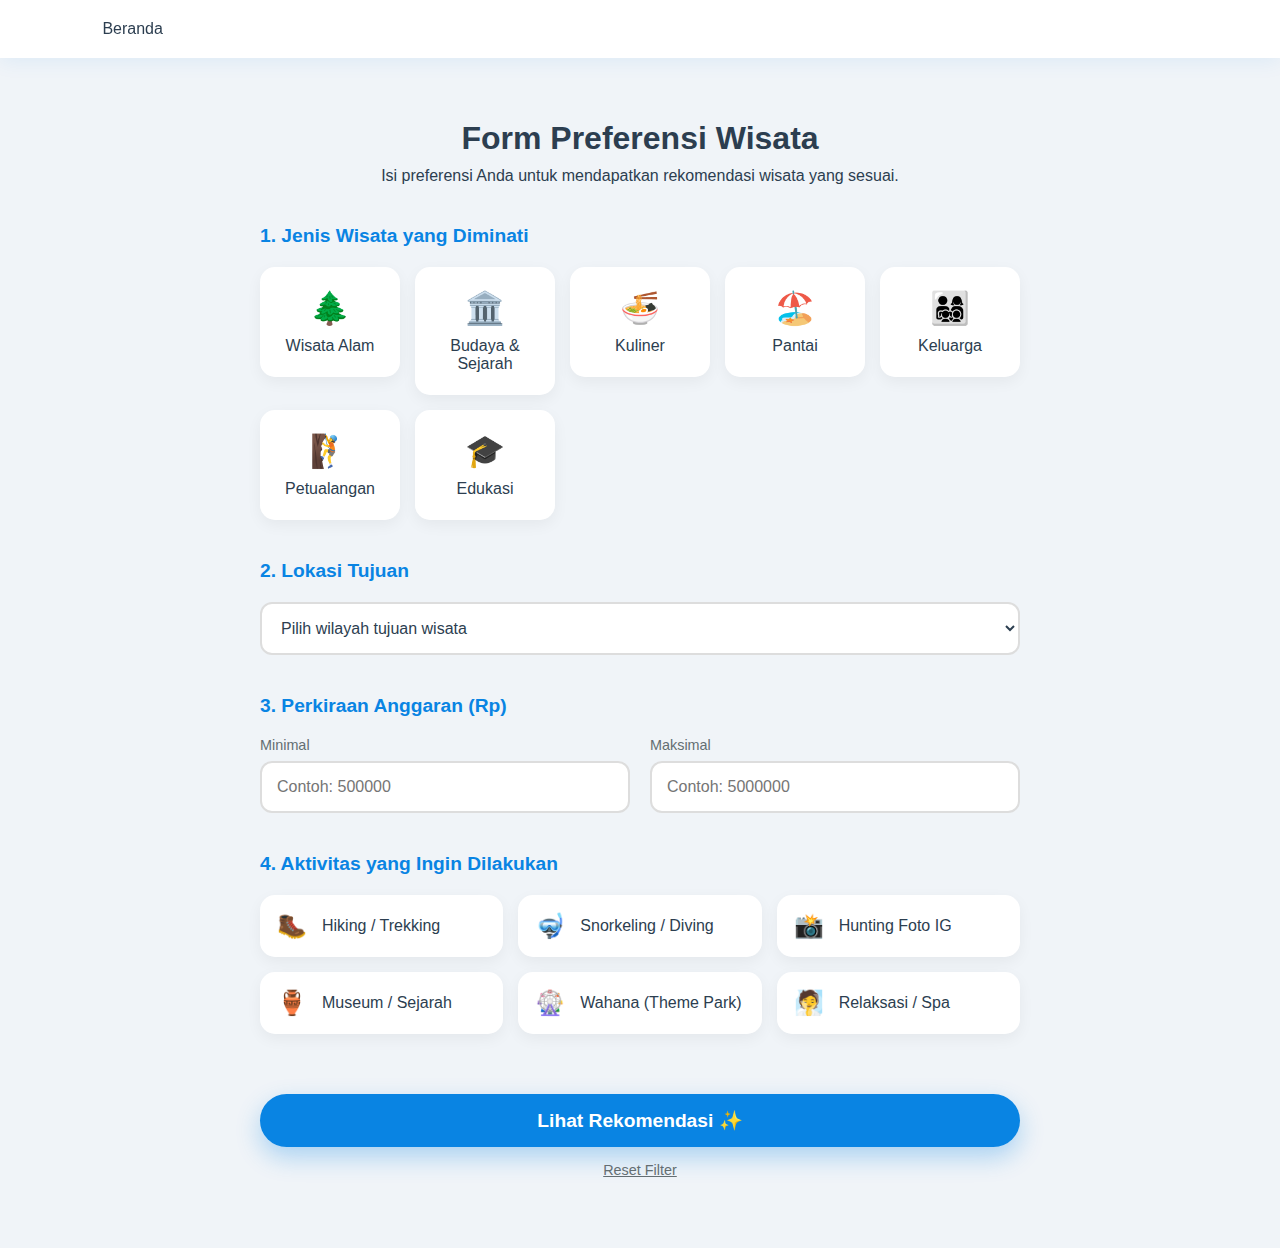
<file: detail.html>
<!DOCTYPE html>
<html lang="id">
<head>
    <meta charset="UTF-8">
    <meta name="viewport" content="width=device-width, initial-scale=1.0">
    <title>Detail Wisata - WisataIn</title>
    <link rel="stylesheet" href="css/style.css">
</head>
<body>

    <nav>
        <div class="logo">WisataIn.</div>
        <ul>
            <li><a href="index.html">Beranda</a></li>
            <li><a href="list.html">Kembali</a></li>
        </ul>
    </nav>

    <div class="container detail-page-wrapper">
        
        <div class="detail-header">
            <div class="detail-image-box">
                <img id="d_image" src="" alt="Detail Gambar">
                <div class="price-tag" id="d_price">Rp 0</div>
            </div>
            
            <div class="detail-info">
                <span class="city-badge" id="d_city">📍 LOKASI</span>
                <h1 id="d_name">Nama Destinasi</h1>
                <div class="rating-box">
                    <span class="star">⭐</span> <span id="d_rating">0.0</span>
                </div>
                
                <hr class="divider">

                <h3>Tentang Tempat Ini</h3>
                <p id="d_desc" class="desc-text">Deskripsi akan muncul di sini...</p>

                <div class="features-box">
                    <h4>Kategori & Aktivitas:</h4>
                    <div id="d_tags" class="tags-container"></div>
                </div>

                <a href="#" class="cta-button full-width" onclick="alert('Fitur Booking akan hadir di Backend PHP!')">Booking Sekarang</a>
            </div>
        </div>

        <div class="location-section">
            <div class="section-title">
                <h2>Lokasi Destinasi 🗺️</h2>
                <p>Cek lokasi tepatnya di Google Maps agar kamu tidak tersesat.</p>
            </div>
            
            <div class="map-wrapper">
                <iframe 
                    id="gmap_canvas"
                    width="100%" 
                    height="400" 
                    frameborder="0" 
                    scrolling="no" 
                    marginheight="0" 
                    marginwidth="0" 
                    src="">
                </iframe>
            </div>
            
            <div style="text-align: center; margin-top: 20px;">
                <a id="btn_maps_link" href="#" target="_blank" class="cta-button outline">
                    Buka di Aplikasi Google Maps ↗
                </a>
            </div>
        </div>

        <br><br>

        <div class="recommendation-section">
            <div class="section-title">
                <h2>Mungkin Kamu Juga Suka 😍</h2>
                <p>Destinasi ini mirip dengan yang sedang kamu lihat (Berdasarkan kemiripan fitur).</p>
            </div>

            <div id="relatedContainer" class="destination-grid"></div>
        </div>
    </div>

    <script src="js/data.js"></script>
    <script>
        document.addEventListener('DOMContentLoaded', () => {
            const params = new URLSearchParams(window.location.search);
            const id = parseInt(params.get('id'));

            const currentDest = destinations.find(item => item.id === id);

            if (!currentDest) {
                alert("Destinasi tidak ditemukan!");
                window.location.href = 'list.html';
                return;
            }

            // 1. Render Teks & Gambar
            document.title = `${currentDest.name} - WisataIn`;
            document.getElementById('d_image').src = currentDest.image;
            document.getElementById('d_name').innerText = currentDest.name;
            document.getElementById('d_city').innerText = `📍 ${currentDest.city.toUpperCase()}`;
            document.getElementById('d_rating').innerText = currentDest.rating;
            document.getElementById('d_desc').innerText = currentDest.desc;
            document.getElementById('d_price').innerText = currentDest.price === 0 ? "GRATIS" : `Rp ${currentDest.price.toLocaleString()}`;

            // 2. Render Tags
            const tagsContainer = document.getElementById('d_tags');
            const allTags = [...currentDest.types, ...currentDest.activities];
            allTags.forEach(tag => {
                tagsContainer.innerHTML += `<span class="tag-pill">#${tag}</span>`;
            });

            // 3. Render Peta (Urutan Benar: Setelah Data Load)
            const queryLokasi = encodeURIComponent(currentDest.name + " " + currentDest.city);
            
            // Link Embed Iframe
            const mapIframeUrl = `https://maps.google.com/maps?q=${queryLokasi}&t=&z=15&ie=UTF8&iwloc=&output=embed`;
            document.getElementById('gmap_canvas').src = mapIframeUrl;

            // Link Tombol Direct Maps
            const mapDirectLink = `https://www.google.com/maps/search/${queryLokasi}`;
            document.getElementById('btn_maps_link').href = mapDirectLink;

            // 4. Logika AI Content-Based Filtering
            const relatedItems = destinations
                .filter(item => item.id !== currentDest.id)
                .map(item => {
                    const otherTags = [...item.types, ...item.activities];
                    const intersection = allTags.filter(tag => otherTags.includes(tag));
                    return { ...item, similarityScore: intersection.length };
                })
                .sort((a, b) => b.similarityScore - a.similarityScore)
                .slice(0, 3);

            const recContainer = document.getElementById('relatedContainer');
            relatedItems.forEach(item => {
                const card = `
                    <div class="dest-card">
                        <div class="card-img">
                            <img src="${item.image}" alt="${item.name}">
                            <span class="rating">⭐ ${item.rating}</span>
                        </div>
                        <div class="card-body">
                            <div class="card-meta">
                                <span class="badge-city">📍 ${item.city.toUpperCase()}</span>
                                <span class="badge-match">Cocok ${item.similarityScore} Fitur</span>
                            </div>
                            <h3>${item.name}</h3>
                            <a href="detail.html?id=${item.id}" class="btn-detail">Lihat Detail</a>
                        </div>
                    </div>
                `;
                recContainer.innerHTML += card;
            });
        });
    </script>
</body>
</html>
</file>
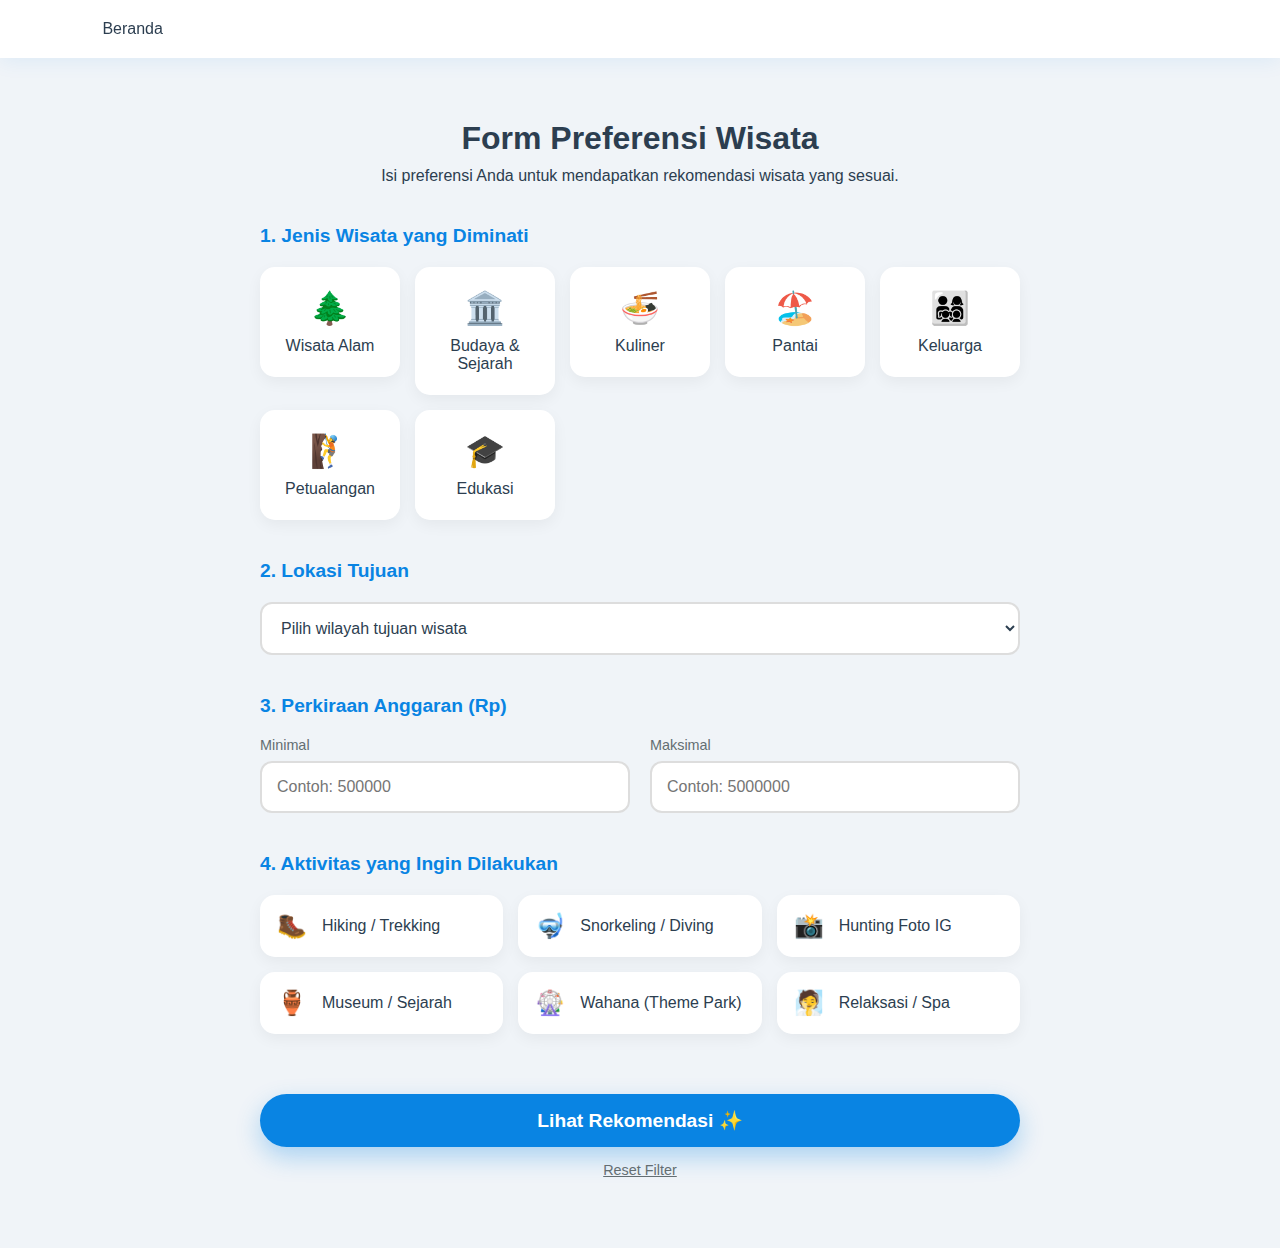
<file: list.html>
<!DOCTYPE html>
<html lang="id">
<head>
    <meta charset="UTF-8">
    <meta name="viewport" content="width=device-width, initial-scale=1.0">
    <title>Rekomendasi Wisata - WisataIn</title>
    <link rel="stylesheet" href="css/style.css">
</head>
<body>

    <nav>
        <div class="logo">WisataIn.</div>
        <ul>
            <li><a href="index.html">Beranda</a></li>
            <li><a href="preferences.html">Ulangi Filter</a></li>
        </ul>
    </nav>

    <div class="list-header">
        <h1>Rekomendasi Untukmu ✨</h1>
        <p>Berdasarkan preferensi yang kamu pilih, inilah destinasi terbaik menurut AI kami.</p>
        
        <div id="userFilterSummary" class="filter-summary">
            </div>
    </div>

    <div class="container">
        <div id="resultContainer" class="destination-grid">
            </div>
    </div>

    <script src="js/data.js"></script>
    <script src="js/script.js"></script>
    
    <script>
        // Kita taruh logic render di sini agar terpisah rapi
        document.addEventListener('DOMContentLoaded', () => {
            renderRecommendations();
        });

        function renderRecommendations() {
            // 1. Ambil Data Preferensi dari LocalStorage
            const storedData = localStorage.getItem('userPreferences');
            
            if (!storedData) {
                alert("Kamu belum mengisi preferensi!");
                window.location.href = 'preferences.html';
                return;
            }

            const userPref = JSON.parse(storedData);
            const container = document.getElementById('resultContainer');
            const summary = document.getElementById('userFilterSummary');

            // Tampilkan Summary Pilihan User
            summary.innerHTML = `
                <span>📍 ${userPref.lokasi.toUpperCase()}</span>
                <span>💰 Max Rp${parseInt(userPref.budget.max).toLocaleString()}</span>
                <span>❤️ ${userPref.jenisWisata.join(', ')}</span>
            `;

            // --- 2. LOGIKA AI SEDERHANA (SCORING SYSTEM) ---
            // Kita hitung skor kecocokan tiap destinasi
            
            const scoredDestinations = destinations.map(dest => {
                let score = 0;

                // A. Filter Mutlak: LOKASI & BUDGET (Kalau gak masuk, skor lgsg -1)
                const isLocationMatch = dest.city === userPref.lokasi;
                const isBudgetOk = dest.price >= userPref.budget.min && dest.price <= userPref.budget.max;

                if (!isLocationMatch || !isBudgetOk) {
                    return { ...dest, score: -1 }; // Didiskualifikasi
                }

                // B. Scoring: JENIS WISATA (+10 poin per match)
                // Kita cek apakah jenis wisata destinasi ini ada di pilihan user
                const typeMatch = dest.types.filter(type => userPref.jenisWisata.includes(type));
                score += typeMatch.length * 10;

                // C. Scoring: AKTIVITAS (+5 poin per match)
                const activityMatch = dest.activities.filter(act => userPref.aktivitas.includes(act));
                score += activityMatch.length * 5;

                return { ...dest, score: score };
            });

            // 3. Filter yang skornya -1 (Gagal) & Urutkan dari Skor Tertinggi
            const finalResults = scoredDestinations
                .filter(item => item.score >= 0)
                .sort((a, b) => b.score - a.score); // Descending (Besar ke Kecil)

            // 4. Render ke HTML
            container.innerHTML = ''; // Kosongkan dulu

            if (finalResults.length === 0) {
                container.innerHTML = `
                    <div class="no-result">
                        <h3>Yah, belum ada yang pas... 😔</h3>
                        <p>Coba ubah filter budget atau lokasimu.</p>
                        <a href="preferences.html" class="cta-button">Ubah Preferensi</a>
                    </div>
                `;
                return;
            }

            finalResults.forEach(item => {
                // Buat Kartu HTML
                const card = `
                    <div class="dest-card">
                        <div class="card-img">
                            <img src="${item.image}" alt="${item.name}">
                            <span class="rating">⭐ ${item.rating}</span>
                        </div>
                        <div class="card-body">
                            <div class="card-meta">
                                <span class="badge-city">📍 ${item.city.toUpperCase()}</span>
                                <span class="badge-match">${item.score} Poin Cocok</span>
                            </div>
                            <h3>${item.name}</h3>
                            <p class="price">${item.price === 0 ? 'Gratis' : 'Rp ' + item.price.toLocaleString()}</p>
                            <p class="desc">${item.desc}</p>
                            <div class="tags">
                                ${item.types.map(t => `<span>#${t}</span>`).join('')}
                            </div>
                            <a href="detail.html?id=${item.id}" class="btn-detail">Lihat Detail</a>
                        </div>
                    </div>
                `;
                container.innerHTML += card;
            });
        }
    </script>
</body>
</html>
</file>
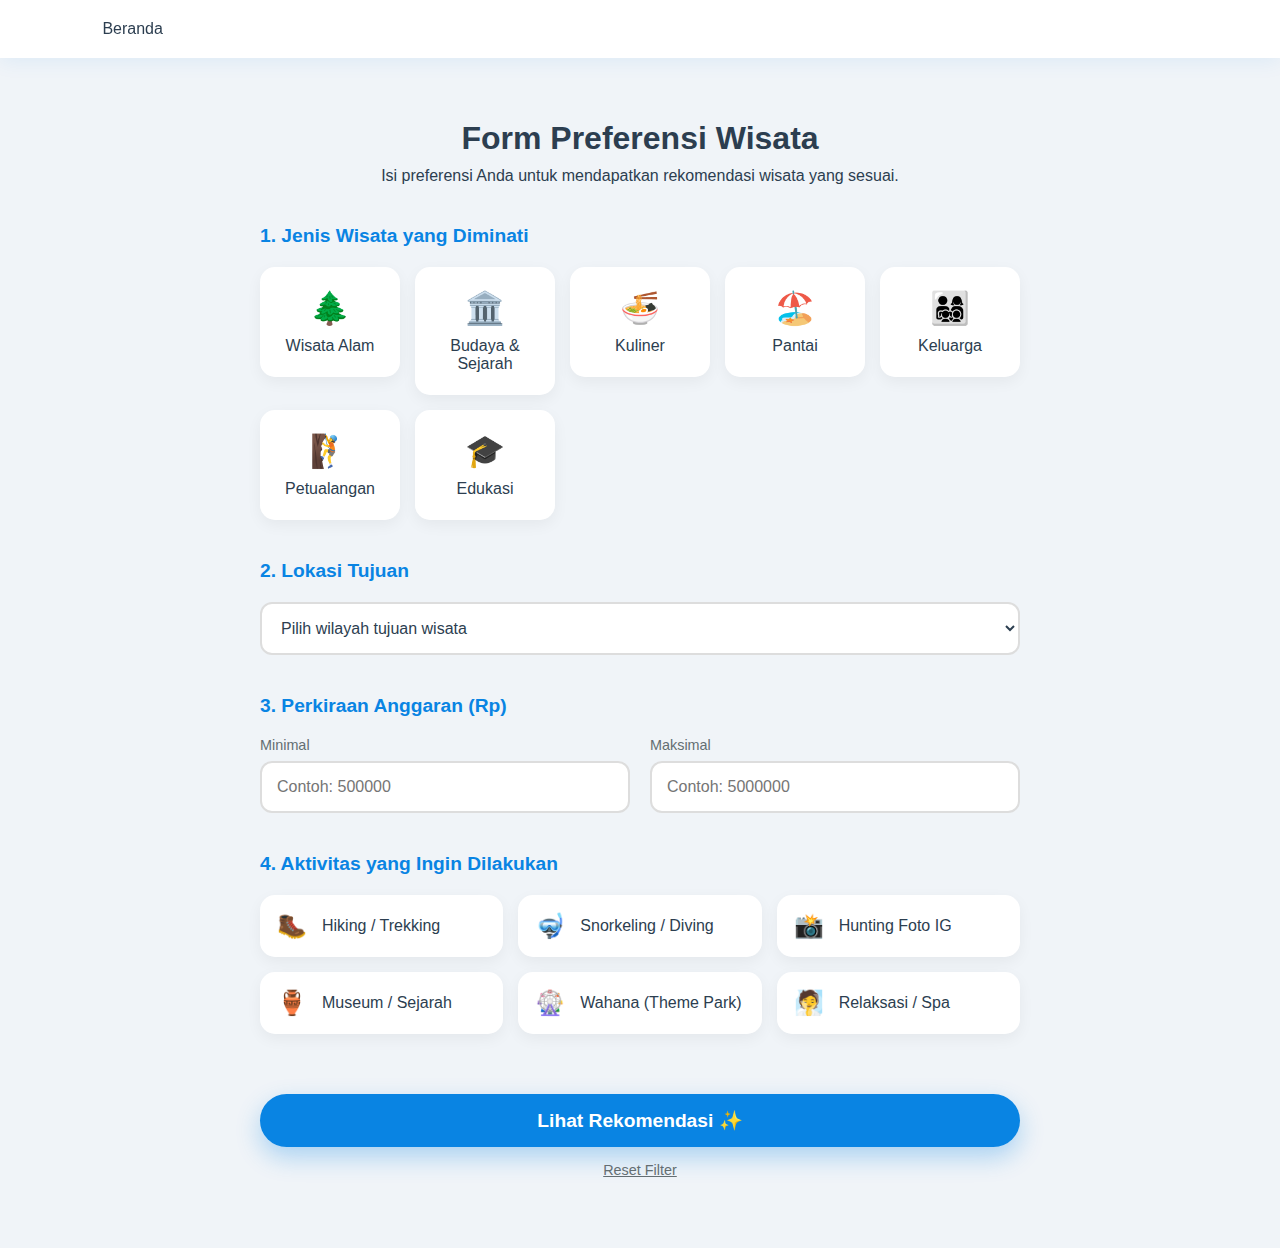
<file: preferences.html>
<!DOCTYPE html>
<html lang="id">
<head>
    <meta charset="UTF-8">
    <meta name="viewport" content="width=device-width, initial-scale=1.0">
    <title>Preferensi Wisata - WisataIn</title>
    <link rel="stylesheet" href="css/style.css">
</head>
<body>

    <nav>
        <!-- <div class="logo">WisataIn.</div> -->
        <ul>
            <li><a href="index.html">Beranda</a></li>
        </ul>
    </nav>

    <div class="pref-container">
        <header class="pref-header">
            <h2>Form Preferensi Wisata</h2>
            <p>Isi preferensi Anda untuk mendapatkan rekomendasi wisata yang sesuai.</p>
        </header>

        <form id="prefForm">
            
            <div class="form-group">
                <h3>1. Jenis Wisata yang Diminati</h3>
                <div class="grid-options">
                    <label class="option-card">
                        <input type="checkbox" name="jenis_wisata" value="alam">
                        <div class="card-content">
                            <span class="emoji">🌲</span> <span>Wisata Alam</span>
                        </div>
                    </label>
                    <label class="option-card">
                        <input type="checkbox" name="jenis_wisata" value="budaya_sejarah">
                        <div class="card-content">
                            <span class="emoji">🏛️</span> <span>Budaya & Sejarah</span>
                        </div>
                    </label>
                    <label class="option-card">
                        <input type="checkbox" name="jenis_wisata" value="kuliner">
                        <div class="card-content">
                            <span class="emoji">🍜</span> <span>Kuliner</span>
                        </div>
                    </label>
                    <label class="option-card">
                        <input type="checkbox" name="jenis_wisata" value="pantai">
                        <div class="card-content">
                            <span class="emoji">🏖️</span> <span>Pantai</span>
                        </div>
                    </label>
                    <label class="option-card">
                        <input type="checkbox" name="jenis_wisata" value="keluarga">
                        <div class="card-content">
                            <span class="emoji">👨‍👩‍👧‍👦</span> <span>Keluarga</span>
                        </div>
                    </label>
                    <label class="option-card">
                        <input type="checkbox" name="jenis_wisata" value="petualangan">
                        <div class="card-content">
                            <span class="emoji">🧗</span> <span>Petualangan</span>
                        </div>
                    </label>
                    <label class="option-card">
                        <input type="checkbox" name="jenis_wisata" value="edukasi">
                        <div class="card-content">
                            <span class="emoji">🎓</span> <span>Edukasi</span>
                        </div>
                    </label>
                </div>
            </div>

            <div class="form-group">
                <h3>2. Lokasi Tujuan</h3>
                <div class="input-wrapper">
                    <select id="lokasi" class="modern-input">
                        <option value="" disabled selected>Pilih wilayah tujuan wisata</option>
                        <option value="bali">Bali</option>
                        <option value="jogja">Yogyakarta</option>
                        <option value="bandung">Bandung</option>
                        <option value="jakarta">Jakarta</option>
                        <option value="lombok">Lombok</option>
                    </select>
                </div>
            </div>

            <div class="form-group">
                <h3>3. Perkiraan Anggaran (Rp)</h3>
                <div class="budget-inputs">
                    <div class="input-box">
                        <label>Minimal</label>
                        <input type="number" id="min_budget" class="modern-input" placeholder="Contoh: 500000">
                    </div>
                    <div class="input-box">
                        <label>Maksimal</label>
                        <input type="number" id="max_budget" class="modern-input" placeholder="Contoh: 5000000">
                    </div>
                </div>
            </div>

            <div class="form-group">
                <h3>4. Aktivitas yang Ingin Dilakukan</h3>
                <div class="grid-options col-2"> <label class="option-card">
                        <input type="checkbox" name="aktivitas" value="hiking">
                        <div class="card-content">
                            <span class="emoji">🥾</span> <span>Hiking / Trekking</span>
                        </div>
                    </label>
                    <label class="option-card">
                        <input type="checkbox" name="aktivitas" value="snorkeling">
                        <div class="card-content">
                            <span class="emoji">🤿</span> <span>Snorkeling / Diving</span>
                        </div>
                    </label>
                    <label class="option-card">
                        <input type="checkbox" name="aktivitas" value="foto">
                        <div class="card-content">
                            <span class="emoji">📸</span> <span>Hunting Foto IG</span>
                        </div>
                    </label>
                    <label class="option-card">
                        <input type="checkbox" name="aktivitas" value="museum">
                        <div class="card-content">
                            <span class="emoji">🏺</span> <span>Museum / Sejarah</span>
                        </div>
                    </label>
                    <label class="option-card">
                        <input type="checkbox" name="aktivitas" value="wahana">
                        <div class="card-content">
                            <span class="emoji">🎡</span> <span>Wahana (Theme Park)</span>
                        </div>
                    </label>
                    <label class="option-card">
                        <input type="checkbox" name="aktivitas" value="spa">
                        <div class="card-content">
                            <span class="emoji">🧖</span> <span>Relaksasi / Spa</span>
                        </div>
                    </label>
                </div>
            </div>

            <div class="form-actions">
                <button type="button" onclick="simpanPreferensi()" class="cta-button full-width">
                    Lihat Rekomendasi ✨
                </button>
                <button type="reset" class="reset-button">Reset Filter</button>
            </div>

        </form>
    </div>

    <script src="js/script.js"></script>
</body>
</html>
</file>
<file: css/style.css>
/* --- 1. DESIGN SYSTEM (Color Palette) --- */
:root {
    /* Warna Utama: Biru Laut yang Kuat & Profesional */
    --primary: #0984E3;       /* Bright Blue */
    --primary-dark: #0769b5;  /* Versi lebih gelap untuk Hover */
    
    /* Warna Aksen: Teal/Cyan (Menyegarkan) */
    --accent: #00b894;
    
    /* Warna Background & Teks */
    --bg-body: #F0F4F8;       /* Cool Grey/White */
    --bg-white: #ffffff;
    --text-main: #2C3E50;     /* Navy Blue Gelap (bacaan utama) */
    --text-muted: #636e72;    /* Abu-abu (bacaan sekunder) */
    
    /* Gradients untuk Blobs */
    --grad-blob-1: linear-gradient(45deg, #0984E3 0%, #74B9FF 100%); /* Blue Mix */
    --grad-blob-2: linear-gradient(to top, #00b894 0%, #55efc4 100%); /* Teal Mix */
}

/* --- 2. RESET & BASE --- */
* {
    margin: 0;
    padding: 0;
    box-sizing: border-box;
    font-family: 'Poppins', sans-serif;
}

body {
    background-color: var(--bg-body);
    color: var(--text-main);
    overflow-x: hidden;
}

/* --- 3. NAVBAR --- */
nav {
    display: flex;
    justify-content: space-between;
    align-items: center;
    padding: 20px 8%;
    background: var(--bg-white);
    /* Shadow halus biru */
    box-shadow: 0 4px 20px rgba(9, 132, 227, 0.08); 
    position: fixed;
    width: 100%;
    top: 0;
    z-index: 100;
}

nav .logo {
    font-size: 1.5rem;
    font-weight: 700;
    color: var(--primary); /* Logo ikut warna tema */
}

nav ul {
    list-style: none;
    display: flex;
    gap: 30px;
}

nav a {
    text-decoration: none;
    color: var(--text-main);
    font-weight: 500;
    transition: 0.3s;
}

nav a:hover {
    color: var(--primary);
}

/* --- 4. HERO SECTION --- */
.hero {
    min-height: 100vh; /* Pakai min-height biar aman di HP */
    padding-top: 100px;
    padding-bottom: 40px;
    display: flex;
    align-items: center;
    /* Background gradient sangat halus dari atas ke bawah */
    background: linear-gradient(180deg, rgba(255,255,255,1) 0%, rgba(240,244,248,1) 100%);
}

.container {
    width: 84%;
    margin: 0 auto;
}

.hero-layout {
    display: flex;
    align-items: center;
    justify-content: space-between;
    gap: 50px;
}

/* --- Text Area --- */
.hero-text { flex: 1; }

.hero-text h1 {
    font-size: 3.5rem;
    line-height: 1.2;
    margin-bottom: 20px;
    color: var(--text-main);
}

.hero-text .highlight {
    color: var(--primary); /* Menggunakan variabel biru */
}

.hero-text p {
    font-size: 1.1rem;
    color: var(--text-muted);
    margin-bottom: 40px;
    line-height: 1.6;
    max-width: 90%;
}

/* Tombol CTA dengan warna tema */
.cta-button {
    padding: 15px 40px;
    background-color: var(--primary);
    color: var(--bg-white);
    text-decoration: none;
    border-radius: 50px;
    font-weight: 600;
    /* Shadow biru yang bercahaya (Glow effect) */
    box-shadow: 0 10px 25px rgba(9, 132, 227, 0.3);
    transition: 0.3s;
    display: inline-block;
}

.cta-button:hover {
    transform: translateY(-3px);
    background-color: var(--primary-dark);
    box-shadow: 0 15px 30px rgba(9, 132, 227, 0.4);
}

/* --- Visual Area (Shapes) --- */
.hero-visuals {
    flex: 1;
    position: relative;
    height: 600px;
    display: flex;
    justify-content: center;
    align-items: center;
    z-index: 1;
}

/* Liquid Blobs dengan Gradient Baru */
.liquid-blob {
    position: absolute;
    border-radius: 50%;
    filter: blur(40px); /* Blur lebih besar biar lebih dreamy */
    opacity: 0.6;
    z-index: -1;
}

.blob-1 {
    width: 450px;
    height: 450px;
    background: var(--grad-blob-1); /* Biru Laut */
    top: 50px;
    right: 20px;
    animation: morphing 15s ease-in-out infinite alternate;
}

.blob-2 {
    width: 300px;
    height: 300px;
    background: var(--grad-blob-2); /* Teal Segar */
    bottom: 80px;
    left: 50px;
    animation: morphing 12s ease-in-out infinite alternate-reverse;
}

/* Gambar Utama */
.main-image-box {
    width: 400px;
    height: 500px;
    border-radius: 50% 0% 0% 50%;
    overflow: hidden;
    box-shadow: 0 25px 50px -12px rgba(44, 62, 80, 0.25); /* Shadow lebih gelap */
    border: 5px solid var(--bg-white);
    position: relative;
    z-index: 2;

    /* Efek Transparan pada sisi kanan */
    -webkit-mask-image: linear-gradient(to right, black 50%, transparent 100%);
    mask-image: linear-gradient(to right, black 50%, transparent 100%);
}

.main-image-box img {
    width: 100%;
    height: 100%;
    object-fit: fill;
    transform: scale(1.1);
}

/* Dekorasi Kecil */
.circle-deco {
    position: absolute;
    width: 60px;
    height: 60px;
    background-color: #ffeaa7; /* Kuning soft untuk kontras dikit */
    border-radius: 50%;
    top: 80px;
    right: 50px;
    z-index: 1;
    animation: floatUp 4s ease-in-out infinite;
}

/* --- Animations --- */
@keyframes morphing {
    0% { border-radius: 60% 40% 30% 70% / 60% 30% 70% 40%; }
    50% { border-radius: 30% 60% 70% 40% / 50% 60% 30% 60%; }
    100% { border-radius: 60% 40% 30% 70% / 60% 30% 70% 40%; }
}

@keyframes floatUp {
    0%, 100% { transform: translateY(0px); }
    50% { transform: translateY(-15px); }
}

/* --- Responsive HP --- */
@media (max-width: 900px) {
    .hero-layout { flex-direction: column-reverse; text-align: center; }
    .hero { padding-top: 120px; }
    .hero-text h1 { font-size: 2.5rem; }
    .hero-text p { margin-left: auto; margin-right: auto; }
    .hero-visuals { height: 450px; margin-top: 20px; width: 100%; }
    .blob-1 { width: 300px; height: 300px; top: 20px; right: auto; }
    .blob-2 { display: none; }
    .main-image-box { width: 280px; height: 300px; margin: 0 auto; 
                    border-radius: 0% 0% 40% 40%;
                    /* Efek Transparan pada sisi kanan */
                    -webkit-mask-image: linear-gradient(to top, black 50%, transparent 100%);
                    mask-image: linear-gradient(to top, black 50%, transparent 100%);
                    }
}





/* --- STYLE HALAMAN PREFERENSI --- */

.pref-container {
    max-width: 800px;
    margin: 100px auto 50px; /* Jarak dari navbar */
    padding: 20px;
}

.pref-header {
    text-align: center;
    margin-bottom: 40px;
}

.pref-header h2 {
    font-size: 2rem;
    color: var(--text-main);
    margin-bottom: 10px;
}

.form-group {
    margin-bottom: 40px;
}

.form-group h3 {
    margin-bottom: 20px;
    font-size: 1.2rem;
    color: var(--primary);
    font-weight: 600;
}

/* Grid Layout untuk Pilihan */
.grid-options {
    display: grid;
    grid-template-columns: repeat(auto-fit, minmax(140px, 1fr)); /* Responsif otomatis */
    gap: 15px;
}

/* Modifier untuk kolom 3 (Budget) */
.grid-options.col-3 {
    grid-template-columns: repeat(3, 1fr);
}

/* --- LOGIKA VISUAL KARTU (PENTING) --- */

/* 1. Sembunyikan Input Asli (Checkbox/Radio) */
.option-card input {
    display: none; 
}

/* 2. Style Kartu Default */
.option-card .card-content {
    background: var(--bg-white);
    padding: 20px;
    border-radius: 15px;
    text-align: center;
    cursor: pointer;
    border: 2px solid transparent; /* Border transparan buat transisi */
    box-shadow: 0 5px 15px rgba(0,0,0,0.05);
    transition: 0.3s all;
    display: flex;
    flex-direction: column;
    align-items: center;
    gap: 10px;
}

.option-card .emoji {
    font-size: 2rem;
}

/* 3. Efek Hover */
.option-card:hover .card-content {
    transform: translateY(-5px);
    box-shadow: 0 10px 20px rgba(0,0,0,0.1);
}

/* 4. STATE CHECKED (Saat dipilih) */
/* CSS Selector ini artinya: "Jika input dicentang, ubah style card-content setelahnya" */
.option-card input:checked + .card-content {
    border-color: var(--primary); /* Border jadi biru */
    background-color: #e3f2fd; /* Background jadi biru muda sekali */
    color: var(--primary);
    font-weight: 600;
    box-shadow: 0 5px 15px rgba(9, 132, 227, 0.2);
}

/* Button Full Width */
.full-width {
    width: 100%;
    text-align: center;
    font-size: 1.2rem;
    margin-top: 20px;
    cursor: pointer;
    border: none;
}

/* Responsif HP */
@media (max-width: 600px) {
    .grid-options.col-3 {
        grid-template-columns: repeat(3, 1fr); /* Tetap 3 kolom di HP untuk budget */
    }
    .grid-options {
        grid-template-columns: 1fr 1fr; /* 2 Kolom untuk kategori di HP */
    }
}
/* --- UPDATE STYLE PREFERENSI (Tambahkan di bawah file) --- */

/* Input Form Modern (Select & Number) */
.modern-input {
    width: 100%;
    padding: 15px;
    border: 2px solid #ddd;
    border-radius: 12px; /* Sudut melengkung */
    font-size: 1rem;
    background-color: var(--bg-white);
    color: var(--text-main);
    transition: 0.3s;
    outline: none;
}

.modern-input:focus {
    border-color: var(--primary); /* Fokus jadi biru */
    box-shadow: 0 0 0 4px rgba(9, 132, 227, 0.1);
}

/* Layout Khusus Budget (Kiri Kanan) */
.budget-inputs {
    display: flex;
    gap: 20px;
}

.input-box {
    flex: 1;
}

.input-box label {
    display: block;
    margin-bottom: 8px;
    font-size: 0.9rem;
    color: var(--text-muted);
    font-weight: 500;
}

/* Layout Grid 2 Kolom untuk Aktivitas (karena teksnya panjang) */
.grid-options.col-2 {
    grid-template-columns: repeat(auto-fit, minmax(180px, 1fr));
}

.grid-options.col-2 .card-content {
    flex-direction: row; /* Icon di samping teks */
    text-align: left;
    padding: 15px;
    gap: 15px;
}

.grid-options.col-2 .emoji {
    font-size: 1.5rem; /* Icon lebih kecil dikit */
}

/* Tombol Reset (Teks di bawah tombol utama) */
.reset-button {
    display: block;
    margin: 15px auto 0;
    background: none;
    border: none;
    color: var(--text-muted);
    cursor: pointer;
    font-size: 0.9rem;
    text-decoration: underline;
}

.reset-button:hover {
    color: var(--primary);
}

/* Responsive Budget di HP */
@media (max-width: 600px) {
    .budget-inputs {
        flex-direction: column; /* Jadi atas bawah di HP */
    }
}








/* --- STYLE HALAMAN LIST --- */

.list-header {
    margin-top: 100px;
    text-align: center;
    padding: 0 20px;
}

.list-header h1 {
    font-size: 2.5rem;
    color: var(--primary);
    margin-bottom: 10px;
}

.filter-summary {
    display: flex;
    justify-content: center;
    gap: 10px;
    flex-wrap: wrap;
    margin-top: 20px;
}

.filter-summary span {
    background: #e1f5fe;
    color: var(--primary);
    padding: 5px 15px;
    border-radius: 20px;
    font-size: 0.9rem;
    font-weight: 600;
}

/* --- GRID SYSTEM --- */
.destination-grid {
    display: grid;
    /* Grid otomatis: menyesuaikan lebar layar, minimal lebar kartu 300px */
    grid-template-columns: repeat(auto-fill, minmax(300px, 1fr));
    gap: 30px;
    padding: 40px 0;
}

/* --- KARTU DESTINASI (Frontend Expert Style) --- */
.dest-card {
    background: white;
    border-radius: 15px;
    overflow: hidden;
    box-shadow: 0 10px 30px rgba(0,0,0,0.05);
    transition: 0.3s;
    display: flex;
    flex-direction: column;
}

.dest-card:hover {
    transform: translateY(-5px);
    box-shadow: 0 15px 40px rgba(9, 132, 227, 0.2);
}

.card-img {
    height: 200px;
    position: relative;
}

.card-img img {
    width: 100%;
    height: 100%;
    object-fit: cover;
}

.card-img .rating {
    position: absolute;
    bottom: 10px;
    right: 10px;
    background: white;
    padding: 4px 8px;
    border-radius: 8px;
    font-size: 0.85rem;
    font-weight: bold;
    box-shadow: 0 2px 5px rgba(0,0,0,0.2);
}

.card-body {
    padding: 20px;
    flex: 1; /* Agar tinggi kartu seragam */
    display: flex;
    flex-direction: column;
}

.card-meta {
    display: flex;
    justify-content: space-between;
    font-size: 0.8rem;
    margin-bottom: 10px;
}

.badge-city { color: var(--text-muted); font-weight: 600; }
.badge-match { color: var(--accent); font-weight: bold; }

.dest-card h3 {
    font-size: 1.25rem;
    margin-bottom: 5px;
    color: var(--text-main);
}

.dest-card .price {
    font-size: 1.1rem;
    color: var(--primary);
    font-weight: 700;
    margin-bottom: 10px;
}

.dest-card .desc {
    font-size: 0.9rem;
    color: #666;
    margin-bottom: 15px;
    line-height: 1.5;
    /* Trik memotong teks kalau kepanjangan (3 baris) */
    display: -webkit-box;
    -webkit-line-clamp: 3;
    -webkit-box-orient: vertical;
    overflow: hidden;
}

.tags {
    margin-bottom: 20px;
    display: flex;
    flex-wrap: wrap;
    gap: 5px;
}

.tags span {
    font-size: 0.75rem;
    background: #f1f2f6;
    color: #7f8c8d;
    padding: 3px 8px;
    border-radius: 5px;
}

.btn-detail {
    margin-top: auto; /* Dorong tombol ke paling bawah */
    text-align: center;
    background: var(--text-main);
    color: white;
    padding: 10px;
    border-radius: 8px;
    text-decoration: none;
    font-weight: 500;
    transition: 0.3s;
}

.btn-detail:hover {
    background: var(--primary);
}

/* No Result Styling */
.no-result {
    grid-column: 1 / -1; /* Mengisi selebar layar */
    text-align: center;
    padding: 50px;
    background: white;
    border-radius: 15px;
    box-shadow: 0 5px 20px rgba(0,0,0,0.05);
}



/* --- STYLE HALAMAN DETAIL --- */

.detail-page-wrapper {
    margin-top: 100px;
    margin-bottom: 50px;
}

/* Layout Header (Kiri Gambar, Kanan Info) */
.detail-header {
    display: flex;
    gap: 40px;
    background: white;
    padding: 30px;
    border-radius: 20px;
    box-shadow: 0 10px 40px rgba(0,0,0,0.05);
    margin-bottom: 60px;
}

/* Sisi Kiri: Gambar */
.detail-image-box {
    flex: 1.2; /* Lebar 55% */
    height: 400px;
    border-radius: 15px;
    overflow: hidden;
    position: relative;
}

.detail-image-box img {
    width: 100%;
    height: 100%;
    object-fit: cover;
}

.price-tag {
    position: absolute;
    top: 20px;
    left: 20px;
    background: var(--primary);
    color: white;
    padding: 10px 20px;
    border-radius: 30px;
    font-weight: 700;
    font-size: 1.1rem;
    box-shadow: 0 5px 15px rgba(0,0,0,0.2);
}

/* Sisi Kanan: Info */
.detail-info {
    flex: 1; /* Lebar 45% */
    display: flex;
    flex-direction: column;
}

.city-badge {
    color: var(--primary);
    font-weight: 700;
    letter-spacing: 1px;
    font-size: 0.9rem;
    margin-bottom: 10px;
    display: block;
}

.detail-info h1 {
    font-size: 2.5rem;
    line-height: 1.2;
    margin-bottom: 15px;
    color: var(--text-main);
}

.rating-box {
    font-size: 1.2rem;
    font-weight: 600;
    color: #f1c40f; /* Warna Bintang */
    display: flex;
    align-items: center;
    gap: 5px;
}

.divider {
    border: 0;
    height: 1px;
    background: #eee;
    margin: 25px 0;
}

.detail-info h3 {
    font-size: 1.2rem;
    margin-bottom: 10px;
}

.desc-text {
    color: var(--text-muted);
    line-height: 1.8;
    margin-bottom: 25px;
}

/* Tags Style */
.features-box h4 {
    font-size: 1rem;
    margin-bottom: 10px;
}

.tags-container {
    display: flex;
    flex-wrap: wrap;
    gap: 10px;
    margin-bottom: 30px;
}

.tag-pill {
    background: #eef2f7;
    color: var(--text-main);
    padding: 8px 15px;
    border-radius: 8px;
    font-size: 0.85rem;
    font-weight: 500;
}

/* Section Rekomendasi */
.recommendation-section {
    padding-top: 40px;
    border-top: 2px dashed #eee;
}

.section-title {
    text-align: center;
    margin-bottom: 20px;
}

.section-title h2 {
    font-size: 2rem;
    color: var(--text-main);
}

.section-title p {
    color: var(--text-muted);
}
### 2. Update CSS (`css/style.css`)

Tambahkan style ini di bagian bawah file CSS agar peta terlihat rapi, punya sudut melengkung, dan bayangan (shadow) yang estetik.

```css
/* --- STYLE BAGIAN LOKASI --- */

.location-section {
    margin-bottom: 60px;
}

.map-wrapper {
    width: 100%;
    height: 400px;
    border-radius: 20px;
    overflow: hidden; /* Agar sudut map ikut melengkung */
    box-shadow: 0 15px 40px rgba(0,0,0,0.1);
    border: 5px solid white; /* Bingkai putih */
}

.map-wrapper iframe {
    width: 100%;
    height: 100%;
    border: none;
}

/* Tombol Outline (Varian baru untuk tombol maps) */
.cta-button.outline {
    background-color: transparent;
    border: 2px solid var(--primary);
    color: var(--primary);
    box-shadow: none;
}

.cta-button.outline:hover {
    background-color: var(--primary);
    color: white;
    transform: translateY(-2px);
}

/* Responsive Tablet/HP */
@media (max-width: 900px) {
    .detail-header {
        flex-direction: column; /* Jadi atas bawah */
        padding: 20px;
    }

    .detail-image-box {
        height: 250px;
        flex: none;
        width: 100%;
    }

    .detail-info h1 {
        font-size: 1.8rem;
    }
}
</file>
